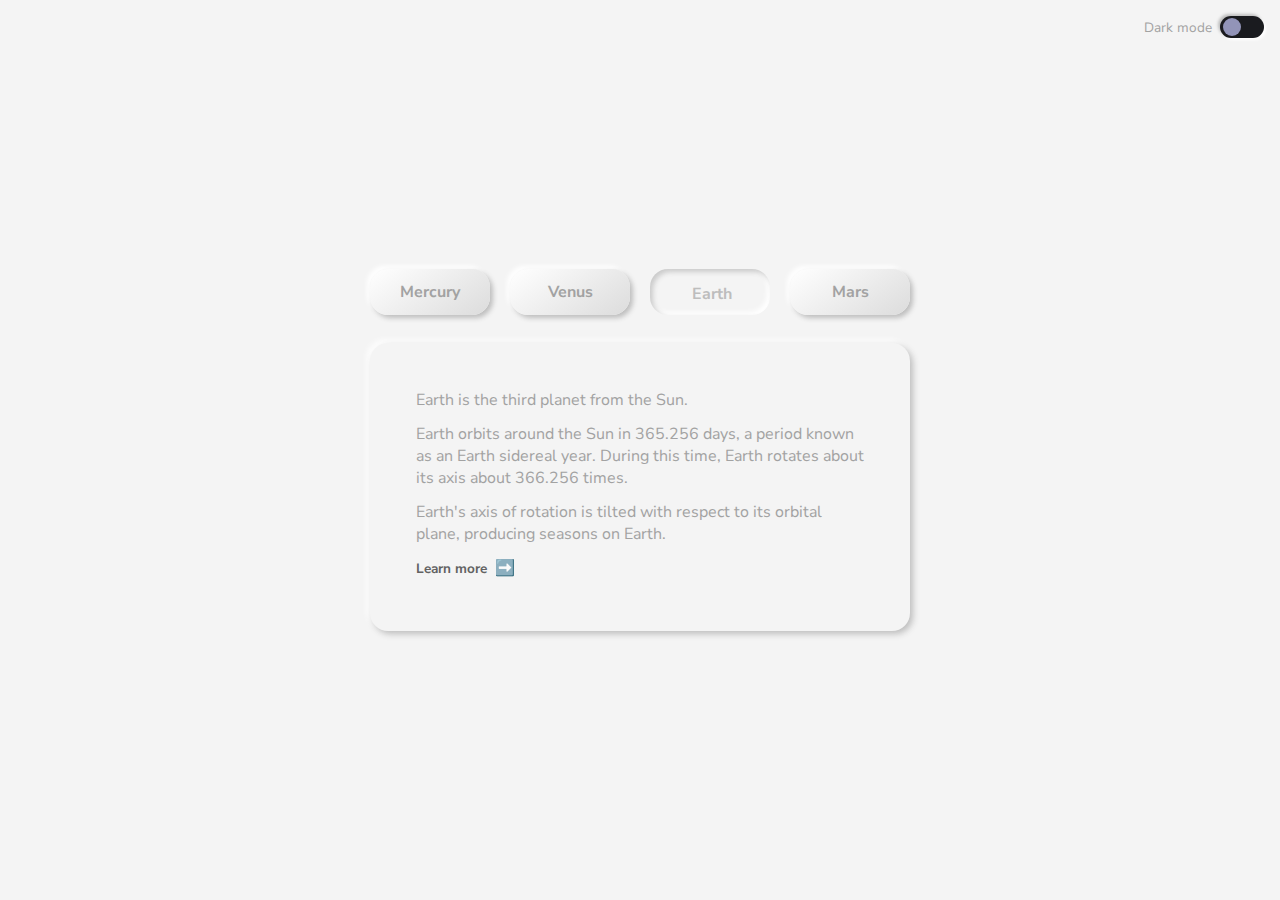
<file: index.html>
<!DOCTYPE html>
<html lang="en">
  <head>
    <meta charset="UTF-8" />
    <meta name="viewport" content="width=device-width, initial-scale=1.0" />
    <link rel="stylesheet" href="./main.css" />
    <title>Document</title>
  </head>
  <body>
    <div id="container" class="container">
      <div id="tabs" class="tabs-container">
        <div class="tabs">
          <a id="tab1" data-tab="1" class="tab">Mercury</a>
          <a id="tab2" data-tab="2" class="tab">Venus</a>
          <a id="tab3" data-tab="3" class="tab">Earth</a>
          <a id="tab4" data-tab="4" class="tab">Mars</a>
        </div>

        <div class="content">
          <div id="tabcontent1" data-tab="1" class="tabcontent">
            <p>
              Mercury is the smallest and innermost planet in the Solar System.
            </p>
            <p>
              Its orbit around the Sun takes 87.97 days, the shortest of all the
              planets in the Solar System.
            </p>
            <p>
              It is named after the Roman deity Mercury, the messenger of the
              gods.
            </p>
            <p class="read-more-link">
              <a
                href="https://en.wikipedia.org/wiki/Mercury_(planet)"
                target="_blank"
                >Learn more<span class="icon">➡️</span></a
              >
            </p>
          </div>
          <div id="tabcontent2" data-tab="2" class="tabcontent">
            <p>
              Venus is the second planet from the Sun. It is named after the
              Roman goddess of love and beauty.
            </p>
            <p>Venus orbits the Sun every 224.7 Earth days.</p>
            <p>
              As the second-brightest natural object in the night sky after the
              Moon, Venus can cast shadows and, rarely, is visible to the naked
              eye in broad daylight.
            </p>
            <p class="read-more-link">
              <a href="https://en.wikipedia.org/wiki/Venus" target="_blank"
                >Learn more<span class="icon">➡️</span></a
              >
            </p>
          </div>
          <div id="tabcontent3" data-tab="3" class="tabcontent">
            <p>Earth is the third planet from the Sun.</p>
            <p>
              Earth orbits around the Sun in 365.256 days, a period known as an
              Earth sidereal year. During this time, Earth rotates about its
              axis about 366.256 times.
            </p>
            <p>
              Earth's axis of rotation is tilted with respect to its orbital
              plane, producing seasons on Earth.
            </p>
            <p class="read-more-link">
              <a href="https://en.wikipedia.org/wiki/Earth" target="_blank"
                >Learn more<span class="icon">➡️</span></a
              >
            </p>
          </div>
          <div id="tabcontent4" data-tab="4" class="tabcontent">
            <p>
              Mars is the fourth planet from the Sun and the second-smallest
              planet in the Solar System after Mercury.
            </p>
            <p>
              In English, Mars carries a name of the Roman god of war and is
              often referred to as the 'Red Planet'. The latter refers to the
              effect of the iron oxide prevalent on Mars' surface.
            </p>
            <p>Mars is a terrestrial planet with a thin atmosphere.</p>
            <p class="read-more-link">
              <a href="https://en.wikipedia.org/wiki/Mars" target="_blank"
                >Learn more<span class="icon">➡️</span></a
              >
            </p>
          </div>
        </div>
      </div>

      <div class="dark-mode-switch">
        <label class="switch-label" for="dark-mode-switch">Dark mode</label>
        <label class="switch">
          <input type="checkbox" id="dark-mode-switch" />
          <span class="slider round"></span>
        </label>
      </div>
    </div>

    <!-- ---------------------- -->

    <div class="small-screen">
      <div class="small-screen-content tabcontent">
        <p>You're going to need a bigger display my friend.</p>
        <p class="read-more-link">
          <a
            href="https://www.samsung.com/uk/monitors/monitor-c49j89-lc49j890dkuxen/"
            target="_blank"
            >Learn more<span class="icon">➡️</span></a
          >
        </p>
      </div>
    </div>
    <script src="./main.js"></script>
  </body>
</html>
</file>
<file: main.css>
/* Import Google Font */
@import url(https://fonts.googleapis.com/css?family=Nunito+Sans);

/* RESET */
* {
  box-sizing: border-box;
  margin: 0;
  padding: 0;
}

/* STYLING */
.container {
  display: flex;
  height: 100vh;
  background-color: #f4f4f4;
  color: #a2a2a2;
  font-family: "Nunito Sans", Arial, Helvetica, sans-serif;
}
.darkmode .container {
  background-color: #1a1b1f;
  color: #8a8a8a;
}
.tabs-container {
  width: 540px;
  max-width: 620px;
  min-width: 420px;
  margin: auto;
}

/* Style the tabs */
.tabs {
  margin-bottom: 28px;
  display: flex;
  justify-content: space-between;
}

.tabs a {
  cursor: pointer;
  padding: 12px 24px;
  width: 120px;
  text-align: center;
  font-weight: bold;
  border-radius: 18px;
  transition: background 0.1s, color 0.1s;
  background: linear-gradient(145deg, #ffffff, #dcdcdc);
  box-shadow: 3px 3px 5px #bebebe, -3px -3px 5px #ffffff;
}
.darkmode .tabs a {
  background: linear-gradient(145deg, #1c1d21, #17181c);
  box-shadow: 3px 3px 6px #101114, -3px -3px 6px #24252a;
}

/* Change background color of tabs on hover */
.tabs a:hover {
  background: linear-gradient(145deg, #f4f4f4, #cecece);
  color: #888;
}
.darkmode .tabs a:hover {
  background: #141414;
  color: #bbb;
}

/* Styling for active tab */
.tabs a.active {
  background-color: #f4f4f4;
  color: #bdbdbd;
  cursor: default;
  padding: 14px 22px 10px 26px;
  background: #f4f4f4;
  box-shadow: inset 3px 3px 5px #cbcbcb, inset -3px -3px 5px #ffffff;
}
.darkmode .tabs a.active {
  background: #1a1b1f;
  box-shadow: inset 3px 3px 6px #101114, inset -3px -3px 6px #24252a;
  color: #6a6a6a;
}

/* Style the tab content */
.tabcontent {
  padding: 46px;
  min-height: 288px;
  display: none;
  border-radius: 18px;
  background: #f4f4f4;
  box-shadow: 3px 3px 6px #bebebe, -3px -3px 6px #ffffff;
}
.darkmode .tabcontent {
  background: linear-gradient(145deg, #1c1d21, #17181c);
  box-shadow: 3px 3px 6px #101114, -3px -3px 6px #24252a;
}
.content .active {
  display: block;
}
.tabcontent p {
  margin-bottom: 12px;
}
.tabcontent p:last-child {
  margin-bottom: 0;
}
.tabcontent .read-more-link a {
  color: #626262;
  text-decoration: none;
  font-size: 0.85em;
  font-weight: bold;
}
.darkmode .tabcontent .read-more-link a {
  color: #d4d4d4;
}
.icon {
  padding-left: 8px;
  font-size: 16px;
}

/* THE DARKMODE SWITCH */
.dark-mode-switch {
  position: absolute;
  top: 16px;
  right: 16px;
}
.dark-mode-switch .switch {
  /*     margin-left: 4px; */
}
.switch-label {
  cursor: pointer;
  font-size: 0.85em;
}
/* the box around the slider */
.switch {
  position: relative;
  display: inline-block;
  width: 44px;
  height: 22px;
  margin-left: 4px;
}
/* Hide default HTML checkbox */
.switch input {
  opacity: 0;
  width: 0;
  height: 0;
}
/* The slider */
.slider {
  position: absolute;
  cursor: pointer;
  top: 0;
  left: 0;
  right: 0;
  bottom: 0;
  background-color: #1a1b1f;
  transition: 0.2s;
  box-shadow: 2px 2px 3px #ffffff, -2px -2px 3px #bebebe;
}
.darkmode .slider {
  box-shadow: 2px 2px 3px #34353a, -2px -2px 3px #000104;
}
.slider:before {
  position: absolute;
  content: "";
  height: 18px;
  width: 18px;
  left: 3px;
  bottom: 2px;
  background: #9294b8;
  -webkit-transition: 0.4s;
  transition: 0.4s;
}
input:checked + .slider {
  background-color: #f4f4f4;
}
input:checked + .slider:before {
  transform: translateX(21px);
}
/* Rounded sliders */
.slider.round {
  border-radius: 11px;
}
.slider.round:before {
  border-radius: 50%;
}

/*==============================*/
.small-screen {
  display: none;
  background-color: #f4f4f4;
  height: 100vh;
  color: #a2a2a2;
  font-family: "Nunito Sans", Arial, Helvetica, sans-serif;
}
.darkmode .small-screen {
  background-color: #1a1b1f;
  color: #8a8a8a;
}
.small-screen-content {
  width: 70%;
  margin: auto;
}
@media only screen and (max-width: 600px) {
  .container {
    display: none;
  }
  .small-screen {
    display: flex;
  }
  .tabcontent {
    display: block;
  }
}
</file>
